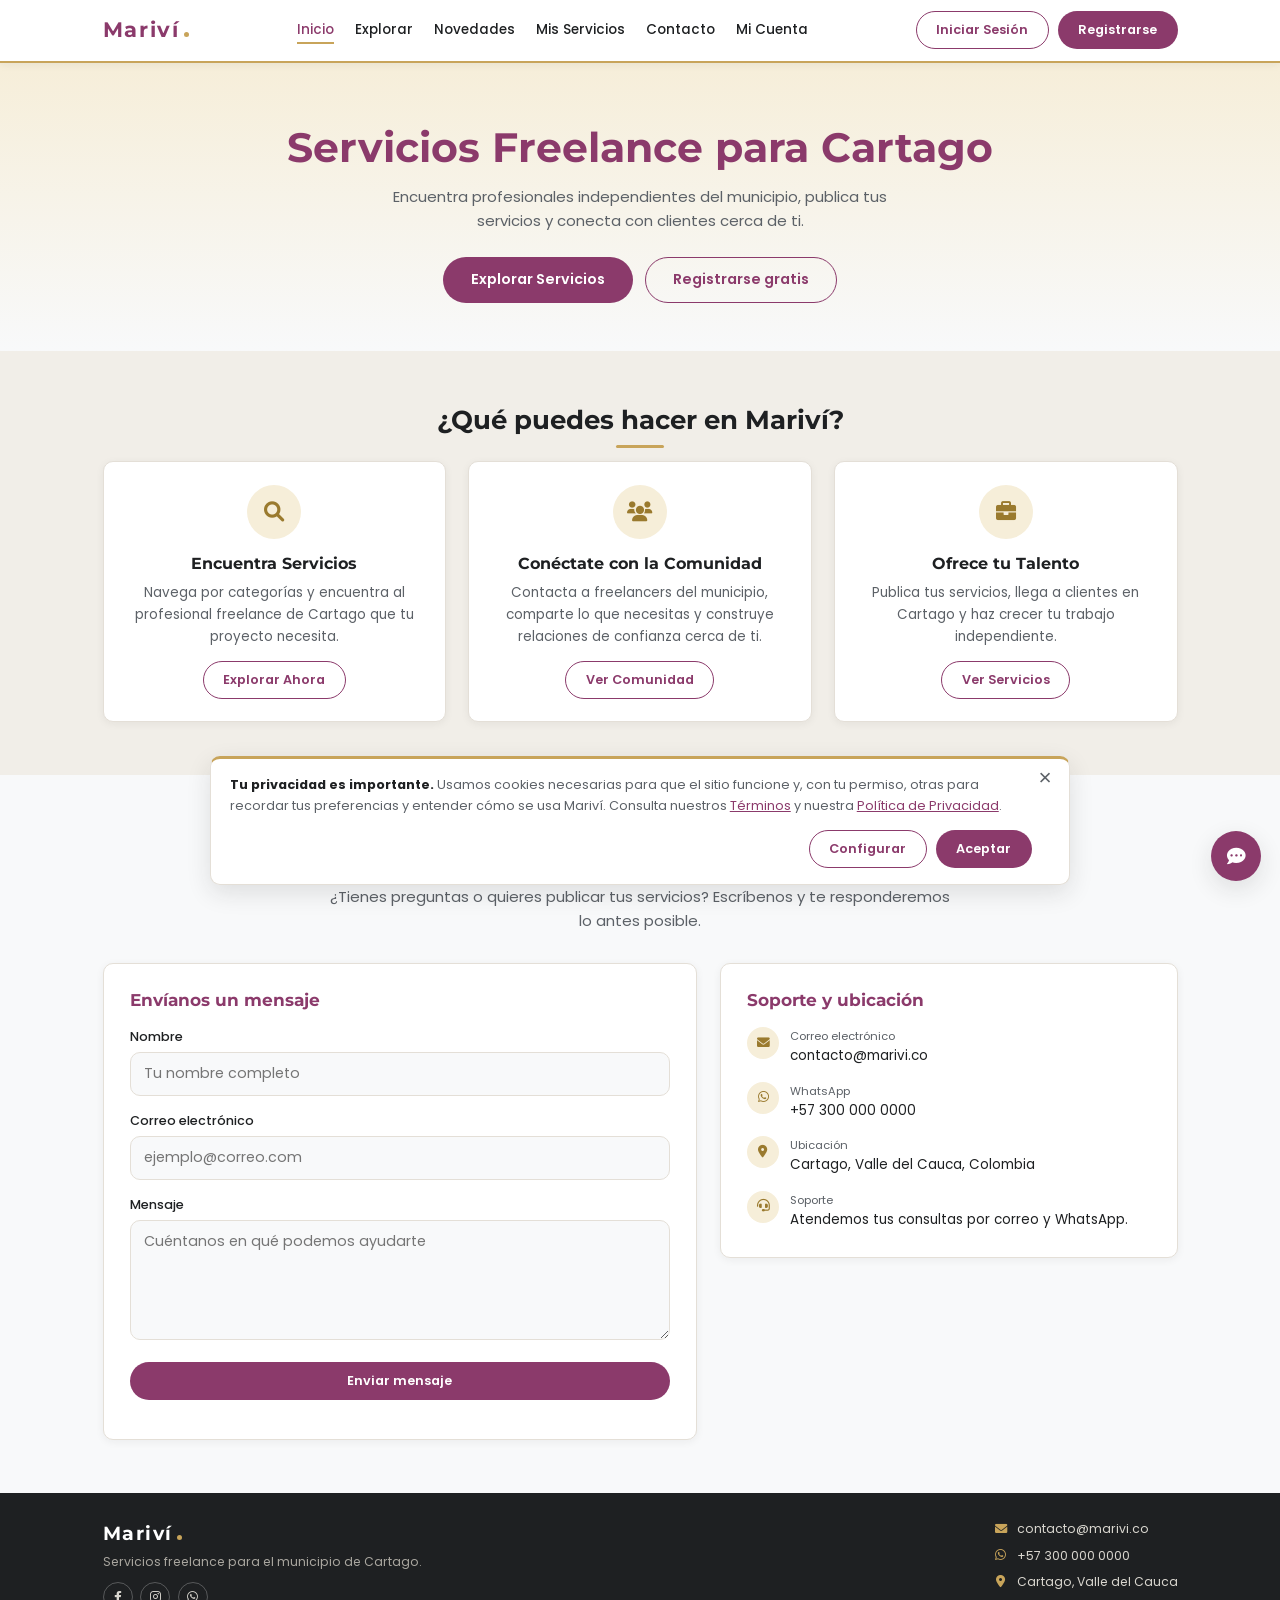
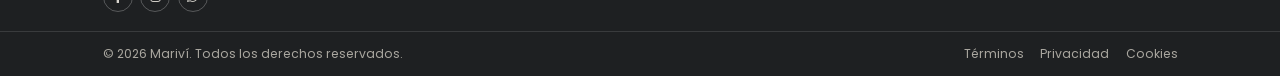
<file: index.html>
<!DOCTYPE html>
<html lang="es">
<head>
    <meta charset="UTF-8">
    <meta name="viewport" content="width=device-width, initial-scale=1.0">
    <title>Mariví - Servicios Freelance en Cartago</title>

    <link href="https://fonts.googleapis.com/css2?family=Montserrat:wght@600;700&family=Poppins:wght@400;500;600&display=swap" rel="stylesheet">
    <link rel="stylesheet" href="https://cdnjs.cloudflare.com/ajax/libs/font-awesome/6.0.0-beta3/css/all.min.css">
    <link rel="stylesheet" href="style.css">
</head>
<body>

    <header class="site-header">
        <div class="container header-inner">
            <a href="index.html" class="brand">Mariví</a>
            <nav class="main-nav">
                <a href="index.html" class="nav-link active" aria-current="page">Inicio</a>
                <a href="explorar.html" class="nav-link">Explorar</a>
                <a href="#novedades" class="nav-link js-open-news">Novedades</a>
                <a href="#servicios" class="nav-link">Mis Servicios</a>
                <a href="#contacto" class="nav-link">Contacto</a>
                <a href="perfil.html" class="nav-link">Mi Cuenta</a>
            </nav>
            <div class="header-actions">
                <a href="iniciar_sesion.html" class="btn btn-outline">Iniciar Sesión</a>
                <a href="registro.html" class="btn btn-primary">Registrarse</a>
            </div>
        </div>
    </header>

    <main>
        <section class="hero">
            <div class="container">
                <h1 class="hero-title">Servicios Freelance para Cartago</h1>
                <p class="hero-subtitle">
                    Encuentra profesionales independientes del municipio, publica tus servicios y conecta con clientes cerca de ti.
                </p>
                <div class="hero-buttons">
                    <a href="explorar.html" class="btn btn-primary btn-lg">Explorar Servicios</a>
                    <a href="registro.html" class="btn btn-outline btn-lg">Registrarse gratis</a>
                </div>
            </div>
        </section>

        <section class="section section-alt" id="servicios">
            <div class="container">
                <h2 class="section-title">¿Qué puedes hacer en Mariví?</h2>
                <div class="services-grid">
                    <div class="card service-card">
                        <div class="icon-container"><i class="fas fa-search"></i></div>
                        <h3>Encuentra Servicios</h3>
                        <p>Navega por categorías y encuentra al profesional freelance de Cartago que tu proyecto necesita.</p>
                        <a href="explorar.html" class="btn btn-outline">Explorar Ahora</a>
                    </div>

                    <div class="card service-card">
                        <div class="icon-container"><i class="fas fa-users"></i></div>
                        <h3>Conéctate con la Comunidad</h3>
                        <p>Contacta a freelancers del municipio, comparte lo que necesitas y construye relaciones de confianza cerca de ti.</p>
                        <a href="#contacto" class="btn btn-outline">Ver Comunidad</a>
                    </div>

                    <div class="card service-card">
                        <div class="icon-container"><i class="fas fa-briefcase"></i></div>
                        <h3>Ofrece tu Talento</h3>
                        <p>Publica tus servicios, llega a clientes en Cartago y haz crecer tu trabajo independiente.</p>
                        <a href="registro.html" class="btn btn-outline">Ver Servicios</a>
                    </div>
                </div>
            </div>
        </section>

        <section class="section" id="contacto">
            <div class="container">
                <h2 class="section-title">Contacto</h2>
                <p class="section-subtitle">¿Tienes preguntas o quieres publicar tus servicios? Escríbenos y te responderemos lo antes posible.</p>

                <div class="contact-grid">
                    <div class="card contact-card">
                        <h3>Envíanos un mensaje</h3>
                        <form id="contact-form" novalidate>
                            <div class="form-group">
                                <label for="contact-name">Nombre</label>
                                <input type="text" id="contact-name" name="nombre" class="form-control" placeholder="Tu nombre completo" required>
                            </div>
                            <div class="form-group">
                                <label for="contact-email">Correo electrónico</label>
                                <input type="email" id="contact-email" name="correo" class="form-control" placeholder="ejemplo@correo.com" required>
                            </div>
                            <div class="form-group">
                                <label for="contact-message">Mensaje</label>
                                <textarea id="contact-message" name="mensaje" class="form-control" placeholder="Cuéntanos en qué podemos ayudarte" required></textarea>
                            </div>
                            <button type="submit" class="btn btn-primary btn-block">Enviar mensaje</button>
                            <p class="form-status" id="contact-status" role="status" aria-live="polite"></p>
                        </form>
                    </div>

                    <div class="card contact-card">
                        <h3>Soporte y ubicación</h3>
                        <ul class="info-list">
                            <li>
                                <i class="fas fa-envelope"></i>
                                <span><small>Correo electrónico</small><a href="mailto:contacto@marivi.co">contacto@marivi.co</a></span>
                            </li>
                            <li>
                                <i class="fab fa-whatsapp"></i>
                                <span><small>WhatsApp</small><a href="https://wa.me/573000000000" target="_blank" rel="noopener">+57 300 000 0000</a></span>
                            </li>
                            <li>
                                <i class="fas fa-map-marker-alt"></i>
                                <span><small>Ubicación</small>Cartago, Valle del Cauca, Colombia</span>
                            </li>
                            <li>
                                <i class="fas fa-headset"></i>
                                <span><small>Soporte</small>Atendemos tus consultas por correo y WhatsApp.</span>
                            </li>
                        </ul>
                    </div>
                </div>
            </div>
        </section>
    </main>

    <footer class="site-footer">
        <div class="container footer-inner">
            <div class="footer-brand">
                <a href="index.html" class="brand">Mariví</a>
                <p>Servicios freelance para el municipio de Cartago.</p>
                <div class="footer-social">
                    <a href="#" aria-label="Facebook"><i class="fab fa-facebook-f"></i></a>
                    <a href="#" aria-label="Instagram"><i class="fab fa-instagram"></i></a>
                    <a href="https://wa.me/573000000000" target="_blank" rel="noopener" aria-label="WhatsApp"><i class="fab fa-whatsapp"></i></a>
                </div>
            </div>
            <ul class="footer-contact">
                <li><i class="fas fa-envelope"></i><a href="mailto:contacto@marivi.co">contacto@marivi.co</a></li>
                <li><i class="fab fa-whatsapp"></i><a href="https://wa.me/573000000000" target="_blank" rel="noopener">+57 300 000 0000</a></li>
                <li><i class="fas fa-map-marker-alt"></i><span>Cartago, Valle del Cauca</span></li>
            </ul>
        </div>
        <div class="footer-bottom">
            <div class="container footer-bottom-inner">
                <span>&copy; 2026 Mariví. Todos los derechos reservados.</span>
                <nav>
                    <a href="#">Términos</a>
                    <a href="#">Privacidad</a>
                    <a href="#" class="js-open-cookies">Cookies</a>
                </nav>
            </div>
        </div>
    </footer>

    <div id="productsNewsPopup" class="popup-container" role="dialog" aria-modal="true" aria-label="Novedades">
        <div class="popup-content">
            <button type="button" class="back-btn js-close-news">&lt; Volver a la página principal</button>
            <button type="button" class="close-btn js-close-news" aria-label="Cerrar">&times;</button>

            <div class="popup-section">
                <h2 class="popup-section-title">Servicios Destacados</h2>
                <div class="products-grid">
                    <article class="card product-card">
                        <div class="card-media"><i class="fas fa-palette"></i></div>
                        <div class="card-body">
                            <h3>Diseño Gráfico</h3>
                            <p>Servicios freelance en Cartago</p>
                        </div>
                    </article>
                    <article class="card product-card">
                        <div class="card-media"><i class="fas fa-camera"></i></div>
                        <div class="card-body">
                            <h3>Fotografía y Video</h3>
                            <p>Servicios freelance en Cartago</p>
                        </div>
                    </article>
                    <article class="card product-card">
                        <div class="card-media"><i class="fas fa-bullhorn"></i></div>
                        <div class="card-body">
                            <h3>Marketing Digital</h3>
                            <p>Servicios freelance en Cartago</p>
                        </div>
                    </article>
                    <article class="card product-card">
                        <div class="card-media"><i class="fas fa-laptop-code"></i></div>
                        <div class="card-body">
                            <h3>Desarrollo Web</h3>
                            <p>Servicios freelance en Cartago</p>
                        </div>
                    </article>
                </div>
            </div>

            <div class="popup-section">
                <h2 class="popup-section-title">Novedades y Anuncios</h2>
                <div class="news-grid">
                    <article class="card news-card">
                        <div class="card-media"><i class="fas fa-newspaper"></i></div>
                        <div class="card-body">
                            <h3>Nuevos servicios disponibles en Mariví</h3>
                            <p>Cada semana se suman freelancers y categorías para atender las necesidades del municipio.</p>
                        </div>
                    </article>
                    <article class="card news-card">
                        <div class="card-media"><i class="fas fa-handshake"></i></div>
                        <div class="card-body">
                            <h3>Cómo contratar a un freelancer en Cartago</h3>
                            <p>Consejos prácticos para definir tu proyecto y elegir al profesional adecuado.</p>
                        </div>
                    </article>
                    <article class="card news-card">
                        <div class="card-media"><i class="fas fa-lightbulb"></i></div>
                        <div class="card-body">
                            <h3>Consejos para ofrecer tu servicio</h3>
                            <p>Aprende a presentar tu trabajo y a destacar frente a otros clientes locales.</p>
                        </div>
                    </article>
                </div>
            </div>
        </div>
    </div>

    <button type="button" id="chatbot-toggle-btn" class="chatbot-toggle" aria-label="Abrir asistente" aria-expanded="false">
        <i class="fas fa-comment-dots"></i>
    </button>

    <div id="chatbot-container">
        <div class="chatbot-header">
            <h4>Asistente Mariví</h4>
            <button type="button" class="close-btn" id="chatbot-close-btn" aria-label="Cerrar asistente">&times;</button>
        </div>
        <div class="chat-messages" id="chat-messages">
            <div class="message bot-message">¡Hola! Soy tu asistente de Mariví. ¿En qué puedo ayudarte?</div>
        </div>
        <div class="chat-input-area">
            <input type="text" id="user-input" placeholder="Escribe tu mensaje..." aria-label="Mensaje">
            <button type="button" id="send-btn" aria-label="Enviar"><i class="fas fa-paper-plane"></i></button>
        </div>
    </div>

    <script src="script.js"></script>
</body>
</html>
</file>
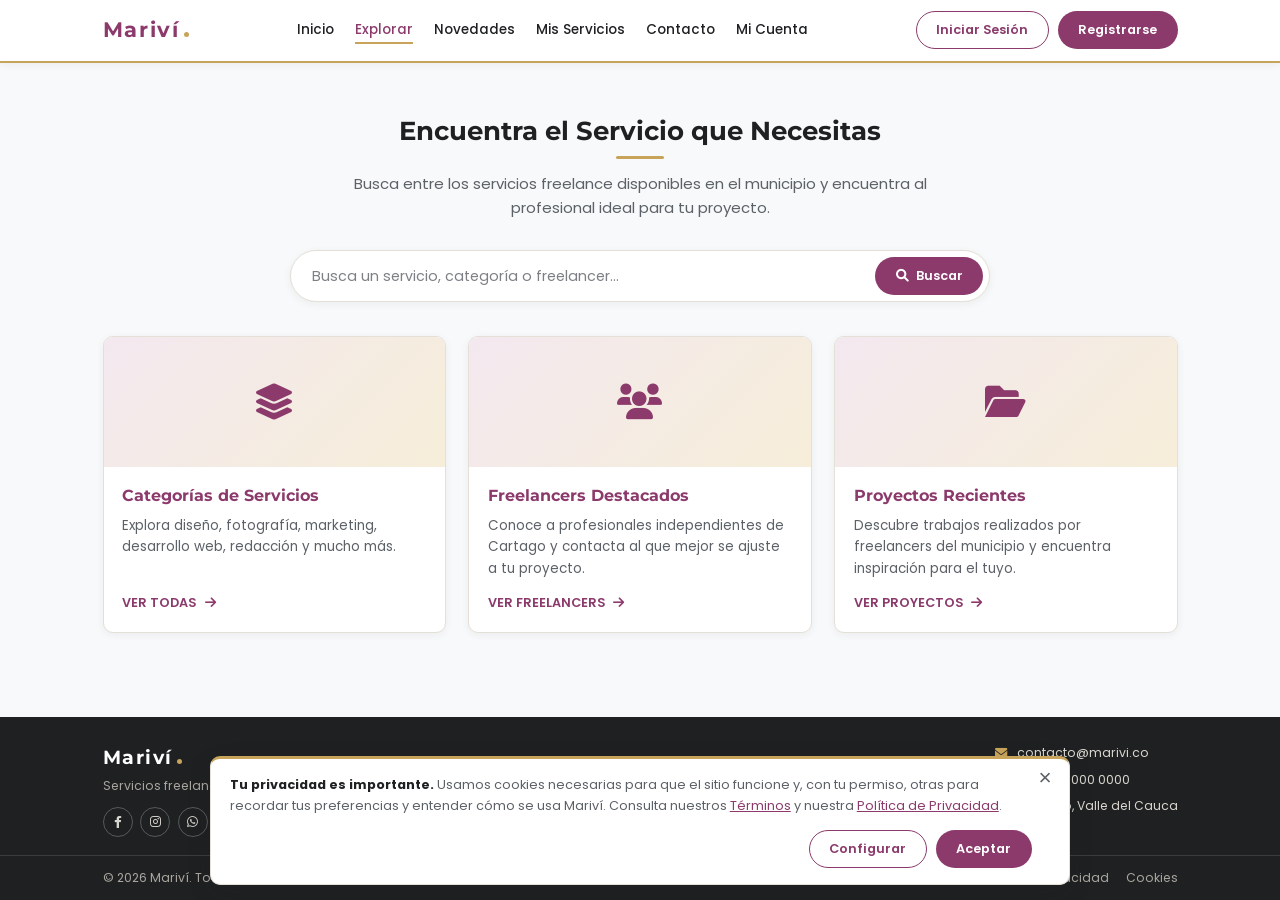
<file: explorar.html>
<!DOCTYPE html>
<html lang="es">
<head>
    <meta charset="UTF-8">
    <meta name="viewport" content="width=device-width, initial-scale=1.0">
    <title>Mariví - Explorar</title>

    <link href="https://fonts.googleapis.com/css2?family=Montserrat:wght@600;700&family=Poppins:wght@400;500;600&display=swap" rel="stylesheet">
    <link rel="stylesheet" href="https://cdnjs.cloudflare.com/ajax/libs/font-awesome/6.0.0-beta3/css/all.min.css">
    <link rel="stylesheet" href="style.css">
</head>
<body>

    <header class="site-header">
        <div class="container header-inner">
            <a href="index.html" class="brand">Mariví</a>
            <nav class="main-nav">
                <a href="index.html" class="nav-link">Inicio</a>
                <a href="explorar.html" class="nav-link active" aria-current="page">Explorar</a>
                <a href="index.html#novedades" class="nav-link">Novedades</a>
                <a href="index.html#servicios" class="nav-link">Mis Servicios</a>
                <a href="index.html#contacto" class="nav-link">Contacto</a>
                <a href="perfil.html" class="nav-link">Mi Cuenta</a>
            </nav>
            <div class="header-actions">
                <a href="iniciar_sesion.html" class="btn btn-outline">Iniciar Sesión</a>
                <a href="registro.html" class="btn btn-primary">Registrarse</a>
            </div>
        </div>
    </header>

    <main>
        <section class="section">
            <div class="container">
                <h1 class="section-title">Encuentra el Servicio que Necesitas</h1>
                <p class="section-subtitle">
                    Busca entre los servicios freelance disponibles en el municipio y encuentra al profesional ideal para tu proyecto.
                </p>

                <div class="search-bar">
                    <input type="text" class="search-input" placeholder="Busca un servicio, categoría o freelancer..." aria-label="Buscar">
                    <button type="button" class="btn btn-primary"><i class="fas fa-search"></i> Buscar</button>
                </div>

                <div class="explore-grid">
                    <article class="card explore-card">
                        <div class="card-media"><i class="fas fa-layer-group"></i></div>
                        <div class="card-body">
                            <h3>Categorías de Servicios</h3>
                            <p>Explora diseño, fotografía, marketing, desarrollo web, redacción y mucho más.</p>
                            <a href="#" class="explore-link">VER TODAS <i class="fas fa-arrow-right"></i></a>
                        </div>
                    </article>

                    <article class="card explore-card">
                        <div class="card-media"><i class="fas fa-users"></i></div>
                        <div class="card-body">
                            <h3>Freelancers Destacados</h3>
                            <p>Conoce a profesionales independientes de Cartago y contacta al que mejor se ajuste a tu proyecto.</p>
                            <a href="perfil.html" class="explore-link">VER FREELANCERS <i class="fas fa-arrow-right"></i></a>
                        </div>
                    </article>

                    <article class="card explore-card">
                        <div class="card-media"><i class="fas fa-folder-open"></i></div>
                        <div class="card-body">
                            <h3>Proyectos Recientes</h3>
                            <p>Descubre trabajos realizados por freelancers del municipio y encuentra inspiración para el tuyo.</p>
                            <a href="#" class="explore-link">VER PROYECTOS <i class="fas fa-arrow-right"></i></a>
                        </div>
                    </article>
                </div>
            </div>
        </section>
    </main>

    <footer class="site-footer">
        <div class="container footer-inner">
            <div class="footer-brand">
                <a href="index.html" class="brand">Mariví</a>
                <p>Servicios freelance para el municipio de Cartago.</p>
                <div class="footer-social">
                    <a href="#" aria-label="Facebook"><i class="fab fa-facebook-f"></i></a>
                    <a href="#" aria-label="Instagram"><i class="fab fa-instagram"></i></a>
                    <a href="https://wa.me/573000000000" target="_blank" rel="noopener" aria-label="WhatsApp"><i class="fab fa-whatsapp"></i></a>
                </div>
            </div>
            <ul class="footer-contact">
                <li><i class="fas fa-envelope"></i><a href="mailto:contacto@marivi.co">contacto@marivi.co</a></li>
                <li><i class="fab fa-whatsapp"></i><a href="https://wa.me/573000000000" target="_blank" rel="noopener">+57 300 000 0000</a></li>
                <li><i class="fas fa-map-marker-alt"></i><span>Cartago, Valle del Cauca</span></li>
            </ul>
        </div>
        <div class="footer-bottom">
            <div class="container footer-bottom-inner">
                <span>&copy; 2026 Mariví. Todos los derechos reservados.</span>
                <nav>
                    <a href="#">Términos</a>
                    <a href="#">Privacidad</a>
                    <a href="#" class="js-open-cookies">Cookies</a>
                </nav>
            </div>
        </div>
    </footer>

    <script src="script.js"></script>
</body>
</html>
</file>
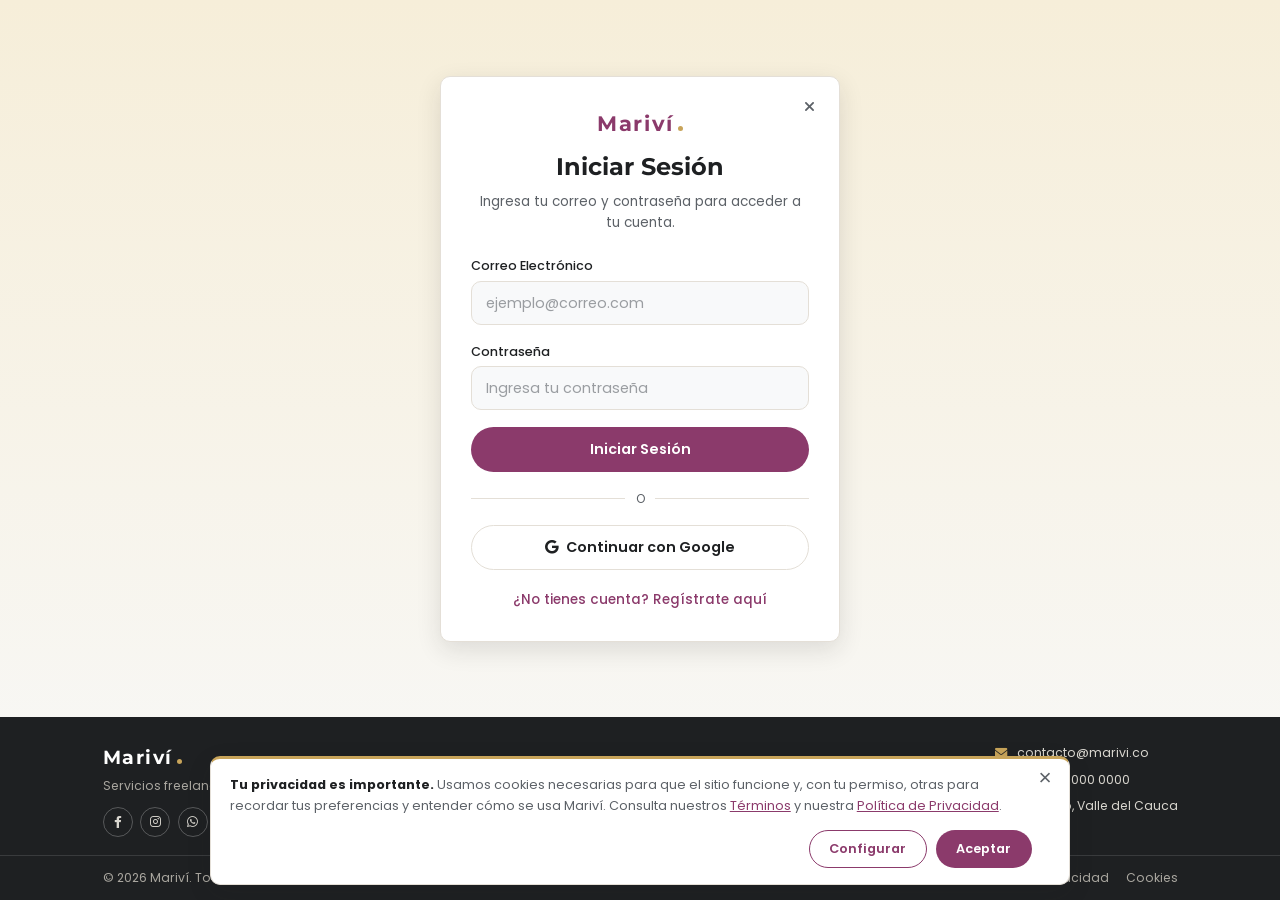
<file: iniciar_sesion.html>
<!DOCTYPE html>
<html lang="es">
<head>
    <meta charset="UTF-8">
    <meta name="viewport" content="width=device-width, initial-scale=1.0">
    <title>Mariví - Iniciar Sesión</title>

    <link href="https://fonts.googleapis.com/css2?family=Montserrat:wght@600;700&family=Poppins:wght@400;500;600&display=swap" rel="stylesheet">
    <link rel="stylesheet" href="https://cdnjs.cloudflare.com/ajax/libs/font-awesome/6.0.0-beta3/css/all.min.css">
    <link rel="stylesheet" href="style.css">
</head>
<body class="auth-page">

    <main class="auth-main">
        <div class="auth-card">
            <a href="index.html" class="auth-close" aria-label="Cerrar">
                <i class="fas fa-times"></i>
            </a>

            <a href="index.html" class="brand">Mariví</a>
            <h1 class="auth-title">Iniciar Sesión</h1>
            <p class="auth-subtitle">Ingresa tu correo y contraseña para acceder a tu cuenta.</p>

            <form action="iniciar_sesion.php" method="POST">
                <div class="input-group">
                    <label for="email">Correo Electrónico</label>
                    <input type="email" id="email" name="email" class="auth-input" placeholder="ejemplo@correo.com" required>
                </div>

                <div class="input-group">
                    <label for="password">Contraseña</label>
                    <input type="password" id="password" name="password" class="auth-input" placeholder="Ingresa tu contraseña" required>
                </div>

                <button type="submit" class="btn btn-primary btn-lg btn-block">Iniciar Sesión</button>
            </form>

            <p class="auth-divider">O</p>

            <button type="button" class="btn btn-google btn-lg">
                <i class="fab fa-google"></i> Continuar con Google
            </button>

            <a href="registro.html" class="auth-link">¿No tienes cuenta? Regístrate aquí</a>
        </div>
    </main>

    <footer class="site-footer">
        <div class="container footer-inner">
            <div class="footer-brand">
                <a href="index.html" class="brand">Mariví</a>
                <p>Servicios freelance para el municipio de Cartago.</p>
                <div class="footer-social">
                    <a href="#" aria-label="Facebook"><i class="fab fa-facebook-f"></i></a>
                    <a href="#" aria-label="Instagram"><i class="fab fa-instagram"></i></a>
                    <a href="https://wa.me/573000000000" target="_blank" rel="noopener" aria-label="WhatsApp"><i class="fab fa-whatsapp"></i></a>
                </div>
            </div>
            <ul class="footer-contact">
                <li><i class="fas fa-envelope"></i><a href="mailto:contacto@marivi.co">contacto@marivi.co</a></li>
                <li><i class="fab fa-whatsapp"></i><a href="https://wa.me/573000000000" target="_blank" rel="noopener">+57 300 000 0000</a></li>
                <li><i class="fas fa-map-marker-alt"></i><span>Cartago, Valle del Cauca</span></li>
            </ul>
        </div>
        <div class="footer-bottom">
            <div class="container footer-bottom-inner">
                <span>&copy; 2026 Mariví. Todos los derechos reservados.</span>
                <nav>
                    <a href="#">Términos</a>
                    <a href="#">Privacidad</a>
                    <a href="#" class="js-open-cookies">Cookies</a>
                </nav>
            </div>
        </div>
    </footer>

    <script src="script.js"></script>
</body>
</html>
</file>
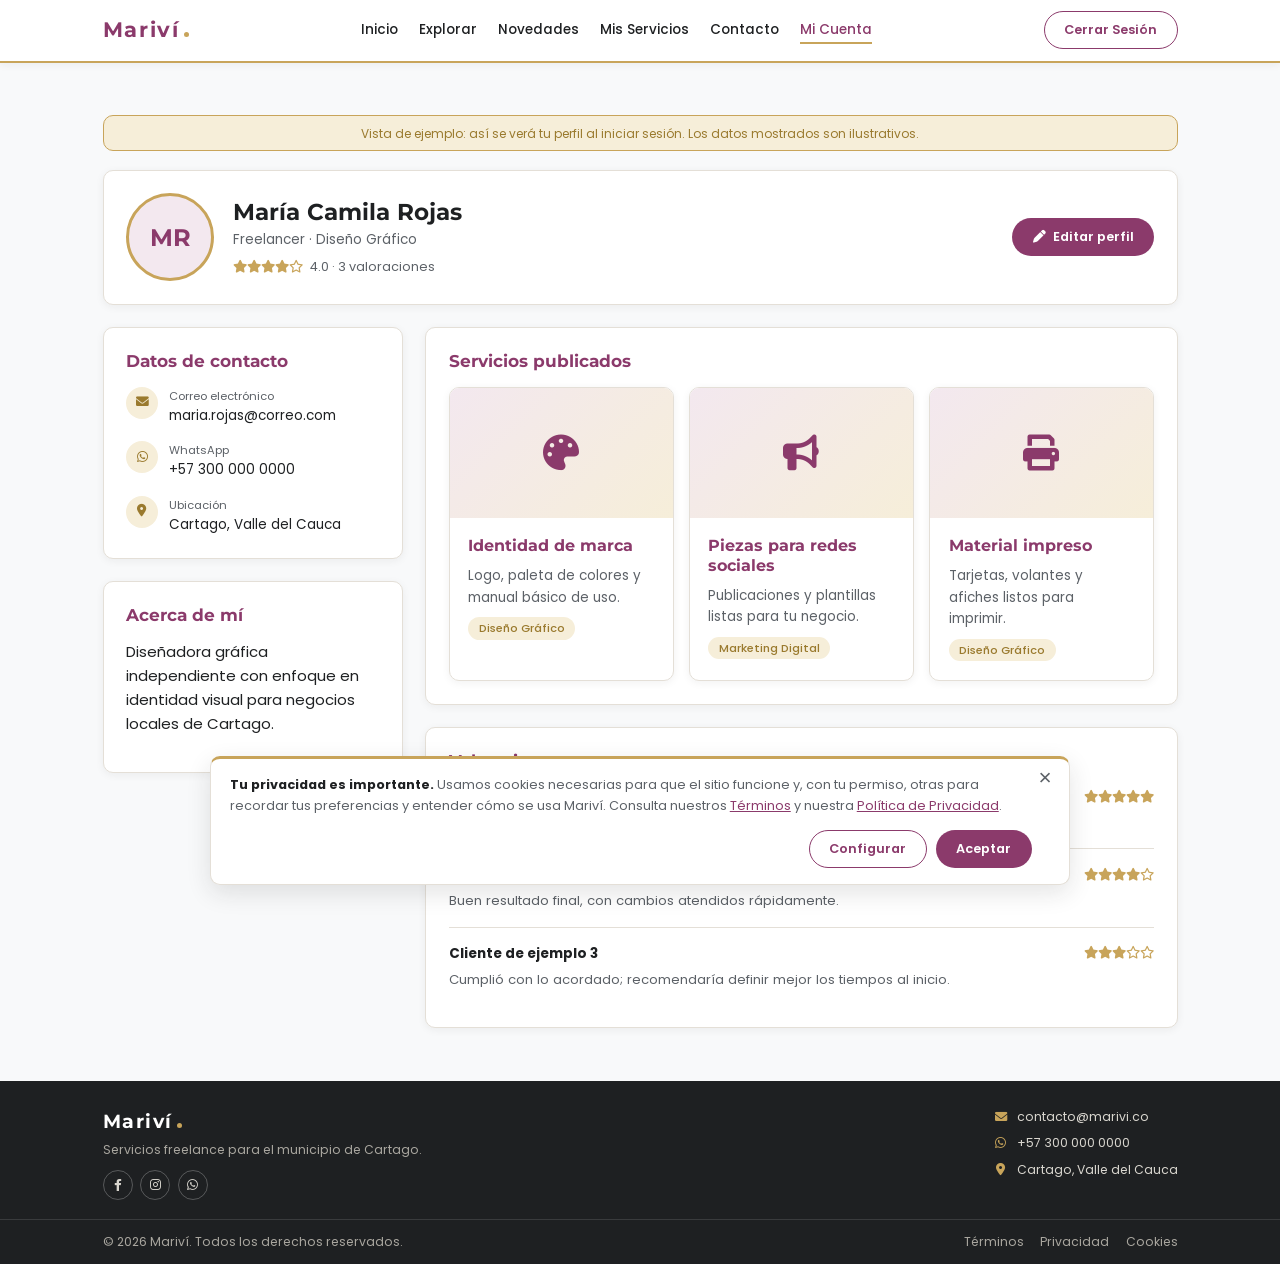
<file: perfil.html>
<!DOCTYPE html>
<html lang="es">
<head>
    <meta charset="UTF-8">
    <meta name="viewport" content="width=device-width, initial-scale=1.0">
    <title>Mariví - Mi Cuenta</title>

    <link href="https://fonts.googleapis.com/css2?family=Montserrat:wght@600;700&family=Poppins:wght@400;500;600&display=swap" rel="stylesheet">
    <link rel="stylesheet" href="https://cdnjs.cloudflare.com/ajax/libs/font-awesome/6.0.0-beta3/css/all.min.css">
    <link rel="stylesheet" href="style.css">
</head>
<body>

    <header class="site-header">
        <div class="container header-inner">
            <a href="index.html" class="brand">Mariví</a>
            <nav class="main-nav">
                <a href="index.html" class="nav-link">Inicio</a>
                <a href="explorar.html" class="nav-link">Explorar</a>
                <a href="index.html#novedades" class="nav-link">Novedades</a>
                <a href="index.html#servicios" class="nav-link">Mis Servicios</a>
                <a href="index.html#contacto" class="nav-link">Contacto</a>
                <a href="perfil.html" class="nav-link active" aria-current="page">Mi Cuenta</a>
            </nav>
            <div class="header-actions">
                <a href="index.html" class="btn btn-outline">Cerrar Sesión</a>
            </div>
        </div>
    </header>

    <main>
        <section class="section">
            <div class="container">
                <p class="demo-note">Vista de ejemplo: así se verá tu perfil al iniciar sesión. Los datos mostrados son ilustrativos.</p>

                <div class="card profile-head">
                    <div class="avatar" aria-label="Foto de perfil">MR</div>
                    <div class="profile-meta">
                        <h1 data-editable>María Camila Rojas</h1>
                        <p class="profile-role" data-editable>Freelancer · Diseño Gráfico</p>
                        <div class="rating-summary">
                            <span class="stars">
                                <i class="fas fa-star"></i><i class="fas fa-star"></i><i class="fas fa-star"></i><i class="fas fa-star"></i><i class="far fa-star"></i>
                            </span>
                            <span>4.0 · 3 valoraciones</span>
                        </div>
                    </div>
                    <button type="button" id="edit-profile-btn" class="btn btn-primary"><i class="fas fa-pen"></i> <span>Editar perfil</span></button>
                </div>

                <div class="profile-grid">
                    <aside class="profile-side">
                        <div class="card profile-block">
                            <h2>Datos de contacto</h2>
                            <ul class="info-list">
                                <li><i class="fas fa-envelope"></i><span><small>Correo electrónico</small><span data-editable>maria.rojas@correo.com</span></span></li>
                                <li><i class="fab fa-whatsapp"></i><span><small>WhatsApp</small><span data-editable>+57 300 000 0000</span></span></li>
                                <li><i class="fas fa-map-marker-alt"></i><span><small>Ubicación</small><span data-editable>Cartago, Valle del Cauca</span></span></li>
                            </ul>
                        </div>
                        <div class="card profile-block">
                            <h2>Acerca de mí</h2>
                            <p data-editable>Diseñadora gráfica independiente con enfoque en identidad visual para negocios locales de Cartago.</p>
                        </div>
                    </aside>

                    <div class="profile-main">
                        <div class="card profile-block">
                            <h2>Servicios publicados</h2>
                            <div class="profile-services">
                                <article class="card">
                                    <div class="card-media"><i class="fas fa-palette"></i></div>
                                    <div class="card-body">
                                        <h3>Identidad de marca</h3>
                                        <p>Logo, paleta de colores y manual básico de uso.</p>
                                        <span class="tag">Diseño Gráfico</span>
                                    </div>
                                </article>
                                <article class="card">
                                    <div class="card-media"><i class="fas fa-bullhorn"></i></div>
                                    <div class="card-body">
                                        <h3>Piezas para redes sociales</h3>
                                        <p>Publicaciones y plantillas listas para tu negocio.</p>
                                        <span class="tag">Marketing Digital</span>
                                    </div>
                                </article>
                                <article class="card">
                                    <div class="card-media"><i class="fas fa-print"></i></div>
                                    <div class="card-body">
                                        <h3>Material impreso</h3>
                                        <p>Tarjetas, volantes y afiches listos para imprimir.</p>
                                        <span class="tag">Diseño Gráfico</span>
                                    </div>
                                </article>
                            </div>
                        </div>

                        <div class="card profile-block">
                            <h2>Valoraciones</h2>
                            <div class="review">
                                <div class="review-head">
                                    <strong>Cliente de ejemplo 1</strong>
                                    <span class="stars"><i class="fas fa-star"></i><i class="fas fa-star"></i><i class="fas fa-star"></i><i class="fas fa-star"></i><i class="fas fa-star"></i></span>
                                </div>
                                <p>Entrega puntual y muy buena comunicación durante todo el proyecto.</p>
                            </div>
                            <div class="review">
                                <div class="review-head">
                                    <strong>Cliente de ejemplo 2</strong>
                                    <span class="stars"><i class="fas fa-star"></i><i class="fas fa-star"></i><i class="fas fa-star"></i><i class="fas fa-star"></i><i class="far fa-star"></i></span>
                                </div>
                                <p>Buen resultado final, con cambios atendidos rápidamente.</p>
                            </div>
                            <div class="review">
                                <div class="review-head">
                                    <strong>Cliente de ejemplo 3</strong>
                                    <span class="stars"><i class="fas fa-star"></i><i class="fas fa-star"></i><i class="fas fa-star"></i><i class="far fa-star"></i><i class="far fa-star"></i></span>
                                </div>
                                <p>Cumplió con lo acordado; recomendaría definir mejor los tiempos al inicio.</p>
                            </div>
                        </div>
                    </div>
                </div>
            </div>
        </section>
    </main>

    <footer class="site-footer">
        <div class="container footer-inner">
            <div class="footer-brand">
                <a href="index.html" class="brand">Mariví</a>
                <p>Servicios freelance para el municipio de Cartago.</p>
                <div class="footer-social">
                    <a href="#" aria-label="Facebook"><i class="fab fa-facebook-f"></i></a>
                    <a href="#" aria-label="Instagram"><i class="fab fa-instagram"></i></a>
                    <a href="https://wa.me/573000000000" target="_blank" rel="noopener" aria-label="WhatsApp"><i class="fab fa-whatsapp"></i></a>
                </div>
            </div>
            <ul class="footer-contact">
                <li><i class="fas fa-envelope"></i><a href="mailto:contacto@marivi.co">contacto@marivi.co</a></li>
                <li><i class="fab fa-whatsapp"></i><a href="https://wa.me/573000000000" target="_blank" rel="noopener">+57 300 000 0000</a></li>
                <li><i class="fas fa-map-marker-alt"></i><span>Cartago, Valle del Cauca</span></li>
            </ul>
        </div>
        <div class="footer-bottom">
            <div class="container footer-bottom-inner">
                <span>&copy; 2026 Mariví. Todos los derechos reservados.</span>
                <nav>
                    <a href="#">Términos</a>
                    <a href="#">Privacidad</a>
                    <a href="#" class="js-open-cookies">Cookies</a>
                </nav>
            </div>
        </div>
    </footer>

    <script src="script.js"></script>
</body>
</html>
</file>
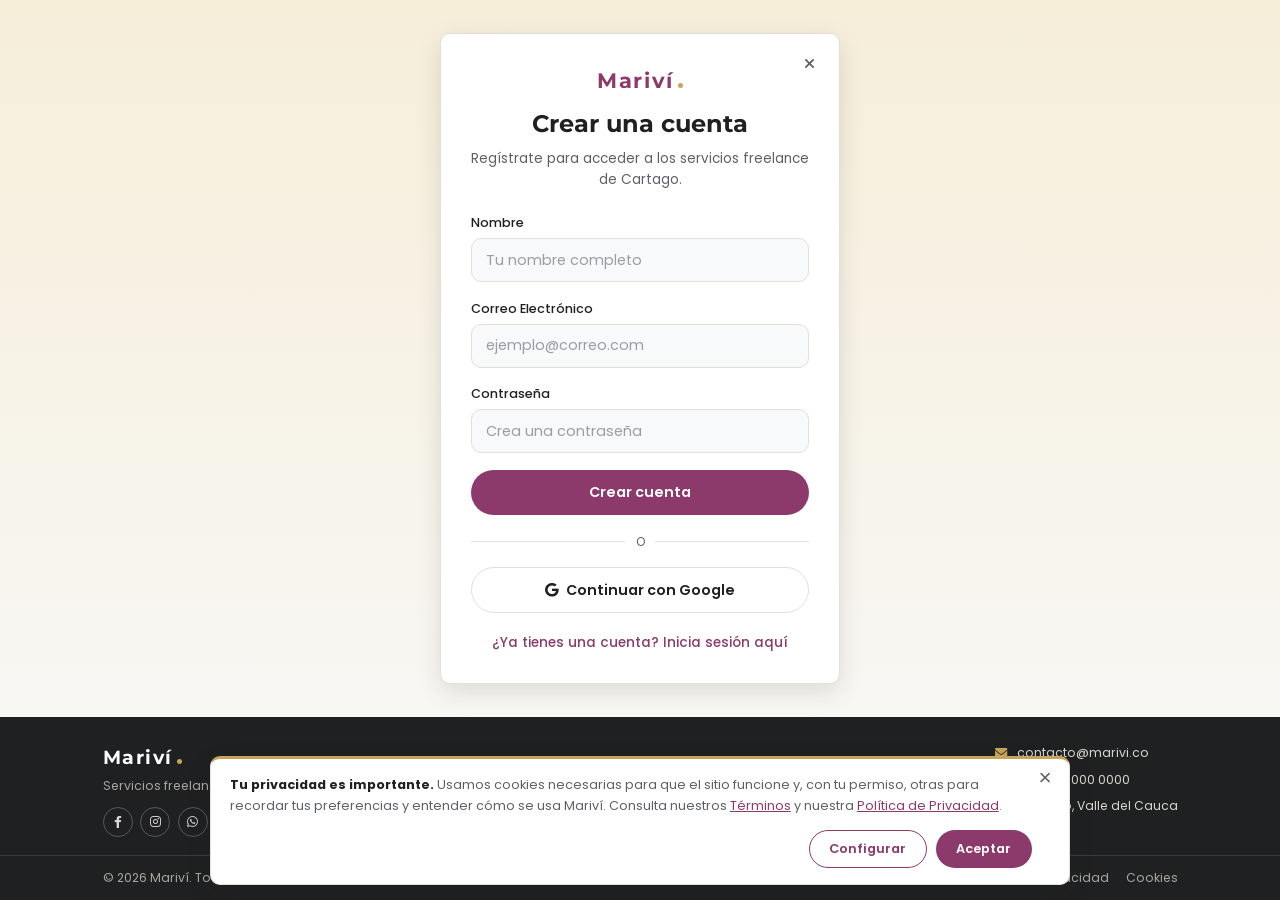
<file: registro.html>
<!DOCTYPE html>
<html lang="es">
<head>
    <meta charset="UTF-8">
    <meta name="viewport" content="width=device-width, initial-scale=1.0">
    <title>Mariví - Crear Cuenta</title>

    <link href="https://fonts.googleapis.com/css2?family=Montserrat:wght@600;700&family=Poppins:wght@400;500;600&display=swap" rel="stylesheet">
    <link rel="stylesheet" href="https://cdnjs.cloudflare.com/ajax/libs/font-awesome/6.0.0-beta3/css/all.min.css">
    <link rel="stylesheet" href="style.css">
</head>
<body class="auth-page">

    <main class="auth-main">
        <div class="auth-card">
            <a href="index.html" class="auth-close" aria-label="Cerrar">
                <i class="fas fa-times"></i>
            </a>

            <a href="index.html" class="brand">Mariví</a>
            <h1 class="auth-title">Crear una cuenta</h1>
            <p class="auth-subtitle">Regístrate para acceder a los servicios freelance de Cartago.</p>

            <form action="registro_usuario.php" method="POST">
                <div class="input-group">
                    <label for="name">Nombre</label>
                    <input type="text" id="name" name="name" class="auth-input" placeholder="Tu nombre completo" required>
                </div>

                <div class="input-group">
                    <label for="email">Correo Electrónico</label>
                    <input type="email" id="email" name="email" class="auth-input" placeholder="ejemplo@correo.com" required>
                </div>

                <div class="input-group">
                    <label for="password">Contraseña</label>
                    <input type="password" id="password" name="password" class="auth-input" placeholder="Crea una contraseña" required>
                </div>

                <button type="submit" class="btn btn-primary btn-lg btn-block">Crear cuenta</button>
            </form>

            <p class="auth-divider">O</p>

            <button type="button" class="btn btn-google btn-lg">
                <i class="fab fa-google"></i> Continuar con Google
            </button>

            <a href="iniciar_sesion.html" class="auth-link">¿Ya tienes una cuenta? Inicia sesión aquí</a>
        </div>
    </main>

    <footer class="site-footer">
        <div class="container footer-inner">
            <div class="footer-brand">
                <a href="index.html" class="brand">Mariví</a>
                <p>Servicios freelance para el municipio de Cartago.</p>
                <div class="footer-social">
                    <a href="#" aria-label="Facebook"><i class="fab fa-facebook-f"></i></a>
                    <a href="#" aria-label="Instagram"><i class="fab fa-instagram"></i></a>
                    <a href="https://wa.me/573000000000" target="_blank" rel="noopener" aria-label="WhatsApp"><i class="fab fa-whatsapp"></i></a>
                </div>
            </div>
            <ul class="footer-contact">
                <li><i class="fas fa-envelope"></i><a href="mailto:contacto@marivi.co">contacto@marivi.co</a></li>
                <li><i class="fab fa-whatsapp"></i><a href="https://wa.me/573000000000" target="_blank" rel="noopener">+57 300 000 0000</a></li>
                <li><i class="fas fa-map-marker-alt"></i><span>Cartago, Valle del Cauca</span></li>
            </ul>
        </div>
        <div class="footer-bottom">
            <div class="container footer-bottom-inner">
                <span>&copy; 2026 Mariví. Todos los derechos reservados.</span>
                <nav>
                    <a href="#">Términos</a>
                    <a href="#">Privacidad</a>
                    <a href="#" class="js-open-cookies">Cookies</a>
                </nav>
            </div>
        </div>
    </footer>

    <script src="script.js"></script>
</body>
</html>
</file>
<file: style.css>
/* ===== Mariví · Hoja de estilos unificada ===== */
:root {
    --primary: #8B3A6B;
    --primary-dark: #6F2D54;
    --primary-soft: #F3E8EF;
    --gold: #C8A45A;
    --gold-dark: #9A7A2E;
    --gold-soft: #F6EED9;
    --bg: #F8F9FA;
    --bg-alt: #F1EEE8;
    --surface: #FFFFFF;
    --text: #1E2022;
    --muted: #5C6167;
    --border: #E4DFD7;
    --radius: 10px;
    --shadow-sm: 0 2px 8px rgba(30, 32, 34, 0.06);
    --shadow-md: 0 8px 24px rgba(30, 32, 34, 0.12);
}

*, *::before, *::after { box-sizing: border-box; }
html { font-size: 15px; scroll-behavior: smooth; }
[id] { scroll-margin-top: 6rem; }

body {
    display: flex;
    flex-direction: column;
    min-height: 100vh;
    margin: 0;
    background: var(--bg);
    color: var(--text);
    font-family: 'Poppins', sans-serif;
    font-size: 1rem;
    line-height: 1.6;
    overflow-x: hidden;
    -webkit-font-smoothing: antialiased;
}
main { flex: 1; }

h1, h2, h3, h4 {
    font-family: 'Montserrat', sans-serif;
    line-height: 1.25;
    margin: 0 0 0.6rem;
    color: var(--text);
}
p { margin: 0 0 0.9rem; }
a { color: inherit; }
ul { list-style: none; margin: 0; padding: 0; }
:focus-visible { outline: 3px solid var(--gold); outline-offset: 2px; }

::-webkit-scrollbar { width: 10px; }
::-webkit-scrollbar-track { background: var(--bg-alt); }
::-webkit-scrollbar-thumb { background: #B9B2A6; border-radius: 10px; }
::-webkit-scrollbar-thumb:hover { background: #9C9588; }

.container { width: 100%; max-width: 1120px; margin: 0 auto; padding: 0 1.5rem; }
.section { padding: 3.5rem 0; }
.section-alt { background: var(--bg-alt); }

.section-title { font-size: 1.7rem; text-align: center; margin-bottom: 0.9rem; }
.section-title::after {
    content: "";
    display: block;
    width: 48px;
    height: 3px;
    margin: 0.6rem auto 0;
    background: var(--gold);
    border-radius: 2px;
}
.section-subtitle {
    max-width: 620px;
    margin: 0 auto 2rem;
    text-align: center;
    color: var(--muted);
}

/* ===== Botones ===== */
.btn {
    display: inline-flex;
    align-items: center;
    justify-content: center;
    gap: 0.45rem;
    padding: 0.6rem 1.3rem;
    border: 1.5px solid transparent;
    border-radius: 999px;
    font: 600 0.85rem 'Poppins', sans-serif;
    text-decoration: none;
    white-space: nowrap;
    cursor: pointer;
    transition: background 0.2s, color 0.2s, transform 0.2s, box-shadow 0.2s;
}
.btn-primary { background: var(--primary); color: #fff; }
.btn-primary:hover { background: var(--primary-dark); transform: translateY(-2px); box-shadow: var(--shadow-sm); }
.btn-outline { background: transparent; color: var(--primary); border-color: var(--primary); }
.btn-outline:hover { background: var(--primary-soft); }
.btn-lg { padding: 0.75rem 1.8rem; font-size: 0.95rem; }
.btn-block { width: 100%; }

/* ===== Header ===== */
.site-header {
    position: sticky;
    top: 0;
    z-index: 1000;
    background: var(--surface);
    border-bottom: 2px solid var(--gold);
    box-shadow: var(--shadow-sm);
}
.header-inner {
    display: flex;
    align-items: center;
    justify-content: space-between;
    flex-wrap: wrap;
    gap: 0.6rem 1.25rem;
    padding-top: 0.75rem;
    padding-bottom: 0.75rem;
}
.brand {
    flex-shrink: 0;
    font-family: 'Montserrat', sans-serif;
    font-weight: 700;
    font-size: 1.4rem;
    letter-spacing: 0.08em;
    color: var(--primary);
    text-decoration: none;
}
.brand::after {
    content: "";
    display: inline-block;
    width: 5px;
    height: 5px;
    margin-left: 4px;
    border-radius: 50%;
    background: var(--gold);
}
.main-nav {
    flex: 1;
    display: flex;
    justify-content: center;
    flex-wrap: wrap;
    gap: 0.4rem 1.4rem;
}
.nav-link {
    position: relative;
    padding: 0.2rem 0;
    font-size: 0.9rem;
    font-weight: 500;
    color: var(--text);
    text-decoration: none;
    transition: color 0.2s;
}
.nav-link::after {
    content: "";
    position: absolute;
    left: 0;
    bottom: 0;
    width: 0;
    height: 2px;
    background: var(--gold);
    transition: width 0.25s;
}
.nav-link:hover, .nav-link.active { color: var(--primary); }
.nav-link:hover::after, .nav-link.active::after { width: 100%; }
.header-actions { display: flex; gap: 0.6rem; flex-shrink: 0; }

/* ===== Hero ===== */
.hero {
    padding: 4rem 0 3.25rem;
    text-align: center;
    background: linear-gradient(180deg, var(--gold-soft) 0%, var(--bg) 100%);
}
.hero-title {
    font-size: clamp(1.9rem, 4vw, 2.7rem);
    color: var(--primary);
    margin-bottom: 0.8rem;
}
.hero-subtitle { max-width: 560px; margin: 0 auto 1.6rem; color: var(--muted); }
.hero-buttons { display: flex; flex-wrap: wrap; justify-content: center; gap: 0.8rem; }

/* ===== Tarjetas ===== */
.card {
    background: var(--surface);
    border: 1px solid var(--border);
    border-radius: var(--radius);
    box-shadow: var(--shadow-sm);
    overflow: hidden;
    transition: transform 0.25s, box-shadow 0.25s;
}
.card:hover { transform: translateY(-3px); box-shadow: var(--shadow-md); }
.card-media {
    height: 130px;
    display: flex;
    align-items: center;
    justify-content: center;
    font-size: 2.4rem;
    color: var(--primary);
    background: linear-gradient(135deg, var(--primary-soft), var(--gold-soft));
}
.card-body { padding: 1.25rem; }
.card-body h3 { font-size: 1.05rem; color: var(--primary); }
.card-body p { margin: 0; font-size: 0.9rem; color: var(--muted); }

.services-grid, .explore-grid, .products-grid, .news-grid { display: grid; gap: 1.5rem; }
.services-grid { grid-template-columns: repeat(auto-fit, minmax(240px, 1fr)); }
.explore-grid { grid-template-columns: repeat(auto-fit, minmax(260px, 1fr)); }
.products-grid { grid-template-columns: repeat(auto-fit, minmax(200px, 1fr)); }
.news-grid { grid-template-columns: repeat(auto-fit, minmax(240px, 1fr)); }

.service-card {
    display: flex;
    flex-direction: column;
    align-items: center;
    padding: 1.5rem;
    text-align: center;
}
.service-card h3 { font-size: 1.05rem; }
.service-card p { flex-grow: 1; font-size: 0.9rem; color: var(--muted); }
.icon-container {
    width: 54px;
    height: 54px;
    display: flex;
    align-items: center;
    justify-content: center;
    margin-bottom: 1rem;
    border-radius: 50%;
    background: var(--gold-soft);
    color: var(--gold-dark);
    font-size: 1.35rem;
}

.explore-card { display: flex; flex-direction: column; }
.explore-card .card-body { display: flex; flex-direction: column; flex-grow: 1; }
.explore-card .card-body p { flex-grow: 1; }
.explore-link {
    display: inline-block;
    margin-top: 0.9rem;
    font-size: 0.85rem;
    font-weight: 600;
    color: var(--primary);
    text-decoration: none;
    transition: color 0.2s;
}
.explore-link:hover { color: var(--gold-dark); }
.explore-link i { margin-left: 0.35rem; }

/* ===== Búsqueda ===== */
.search-bar {
    display: flex;
    align-items: center;
    gap: 0.6rem;
    max-width: 700px;
    margin: 0 auto 2.25rem;
    padding: 0.4rem 0.4rem 0.4rem 1.25rem;
    background: var(--surface);
    border: 1px solid var(--border);
    border-radius: 999px;
    box-shadow: var(--shadow-sm);
}
.search-input {
    flex: 1;
    min-width: 0;
    border: none;
    background: transparent;
    color: var(--text);
    font: 0.95rem 'Poppins', sans-serif;
}
.search-input:focus { outline: none; }
.search-input::placeholder { color: var(--muted); opacity: 0.8; }
.search-bar:focus-within { border-color: var(--primary); box-shadow: 0 0 0 3px var(--primary-soft); }

/* ===== Contacto ===== */
.contact-grid {
    display: grid;
    grid-template-columns: 1.3fr 1fr;
    gap: 1.5rem;
    align-items: start;
}
.contact-card { padding: 1.75rem; }
.contact-card h3 { font-size: 1.1rem; color: var(--primary); margin-bottom: 1.1rem; }
.form-group { margin-bottom: 1rem; }
.form-group label { display: block; margin-bottom: 0.3rem; font-size: 0.85rem; font-weight: 500; }
.form-control {
    width: 100%;
    padding: 0.7rem 0.9rem;
    border: 1px solid var(--border);
    border-radius: var(--radius);
    background: var(--bg);
    color: var(--text);
    font: 0.95rem 'Poppins', sans-serif;
    transition: border-color 0.2s, box-shadow 0.2s;
}
.form-control:focus {
    outline: none;
    border-color: var(--primary);
    background: #fff;
    box-shadow: 0 0 0 3px var(--primary-soft);
}
textarea.form-control { min-height: 120px; resize: vertical; }
.form-status { margin: 0.9rem 0 0; font-size: 0.85rem; color: var(--gold-dark); }
.info-list li { display: flex; align-items: flex-start; gap: 0.75rem; margin-bottom: 1rem; font-size: 0.9rem; }
.info-list li:last-child { margin-bottom: 0; }
.info-list i {
    flex-shrink: 0;
    width: 32px;
    height: 32px;
    display: flex;
    align-items: center;
    justify-content: center;
    border-radius: 50%;
    background: var(--gold-soft);
    color: var(--gold-dark);
    font-size: 0.85rem;
}
.info-list small { display: block; color: var(--muted); font-size: 0.75rem; }
.info-list a { text-decoration: none; color: var(--text); }
.info-list a:hover { color: var(--primary); }

/* ===== Perfil ===== */
.demo-note {
    margin-bottom: 1.25rem;
    padding: 0.5rem 1rem;
    background: var(--gold-soft);
    border: 1px solid var(--gold);
    border-radius: var(--radius);
    color: var(--gold-dark);
    font-size: 0.8rem;
    text-align: center;
}
.profile-head {
    display: flex;
    align-items: center;
    flex-wrap: wrap;
    gap: 1.25rem;
    padding: 1.5rem;
    margin-bottom: 1.5rem;
}
.avatar {
    flex-shrink: 0;
    width: 88px;
    height: 88px;
    display: flex;
    align-items: center;
    justify-content: center;
    border: 3px solid var(--gold);
    border-radius: 50%;
    background: var(--primary-soft);
    color: var(--primary);
    font: 700 1.6rem 'Montserrat', sans-serif;
}
.profile-meta { flex: 1; min-width: 220px; }
.profile-meta h1 { font-size: 1.5rem; margin-bottom: 0.2rem; }
.profile-role { margin: 0 0 0.4rem; color: var(--muted); font-size: 0.9rem; }
.stars { color: var(--gold); font-size: 0.85rem; white-space: nowrap; }
.rating-summary { display: flex; align-items: center; gap: 0.5rem; font-size: 0.85rem; color: var(--muted); }
.profile-grid { display: grid; grid-template-columns: 300px 1fr; gap: 1.5rem; align-items: start; }
.profile-side { display: grid; gap: 1.5rem; }
.profile-main { display: grid; gap: 1.5rem; }
.profile-block { padding: 1.5rem; }
.profile-block h2 { font-size: 1.1rem; color: var(--primary); margin-bottom: 1rem; }
.profile-services { display: grid; grid-template-columns: repeat(auto-fit, minmax(200px, 1fr)); gap: 1rem; }
.tag {
    display: inline-block;
    margin-top: 0.6rem;
    padding: 0.15rem 0.7rem;
    border-radius: 999px;
    background: var(--gold-soft);
    color: var(--gold-dark);
    font-size: 0.75rem;
    font-weight: 500;
}
.review { padding: 1rem 0; border-top: 1px solid var(--border); }
.review:first-of-type { border-top: none; padding-top: 0; }
.review-head { display: flex; justify-content: space-between; align-items: center; gap: 0.5rem; margin-bottom: 0.3rem; }
.review-head strong { font-size: 0.9rem; }
.review p { margin: 0; font-size: 0.88rem; color: var(--muted); }
[data-editable].is-editing {
    outline: 2px dashed var(--gold);
    outline-offset: 3px;
    border-radius: 4px;
}

/* ===== Popup de novedades ===== */
.popup-container {
    display: none;
    position: fixed;
    inset: 0;
    z-index: 2000;
    align-items: center;
    justify-content: center;
    padding: 1rem;
    background: rgba(30, 32, 34, 0.55);
}
.popup-container.is-open { display: flex; }
.popup-content {
    position: relative;
    width: 100%;
    max-width: 1000px;
    max-height: 88vh;
    overflow-y: auto;
    padding: 2rem;
    background: var(--bg);
    border-radius: var(--radius);
    box-shadow: var(--shadow-md);
}
.back-btn {
    margin-bottom: 1.25rem;
    padding: 0;
    border: none;
    background: none;
    color: var(--primary);
    font: 600 0.9rem 'Poppins', sans-serif;
    cursor: pointer;
}
.back-btn:hover { color: var(--gold-dark); }
.close-btn {
    position: absolute;
    top: 0.9rem;
    right: 1.1rem;
    border: none;
    background: none;
    color: var(--muted);
    font-size: 1.8rem;
    line-height: 1;
    cursor: pointer;
    transition: color 0.2s;
}
.close-btn:hover { color: var(--primary); }
.popup-section + .popup-section { margin-top: 2.25rem; }
.popup-section-title { font-size: 1.35rem; margin-bottom: 1.25rem; }
.popup-section-title::after {
    content: "";
    display: block;
    width: 40px;
    height: 3px;
    margin-top: 0.45rem;
    background: var(--gold);
    border-radius: 2px;
}

/* ===== Chatbot ===== */
.chatbot-toggle {
    position: fixed;
    right: 1.25rem;
    bottom: 1.25rem;
    z-index: 1500;
    width: 50px;
    height: 50px;
    display: flex;
    align-items: center;
    justify-content: center;
    border: none;
    border-radius: 50%;
    background: var(--primary);
    color: #fff;
    font-size: 1.25rem;
    box-shadow: var(--shadow-md);
    cursor: pointer;
    transition: background 0.2s, transform 0.2s;
}
.chatbot-toggle:hover { background: var(--primary-dark); transform: scale(1.06); }
#chatbot-container {
    display: none;
    position: fixed;
    right: 1.25rem;
    bottom: 4.75rem;
    z-index: 1500;
    width: 320px;
    max-width: calc(100vw - 2rem);
    height: 400px;
    flex-direction: column;
    overflow: hidden;
    background: var(--surface);
    border: 1px solid var(--border);
    border-radius: var(--radius);
    box-shadow: var(--shadow-md);
}
#chatbot-container.is-open { display: flex; }
.chatbot-header {
    display: flex;
    align-items: center;
    justify-content: space-between;
    padding: 0.75rem 1.1rem;
    background: var(--primary);
    color: #fff;
}
.chatbot-header h4 { margin: 0; color: #fff; font-size: 0.95rem; }
.chatbot-header .close-btn { position: static; color: #fff; font-size: 1.5rem; }
.chat-messages {
    flex: 1;
    display: flex;
    flex-direction: column;
    gap: 0.5rem;
    padding: 0.9rem;
    overflow-y: auto;
    background: var(--bg);
}
.message {
    max-width: 82%;
    padding: 0.5rem 0.8rem;
    border-radius: var(--radius);
    font-size: 0.85rem;
    line-height: 1.5;
}
.bot-message { align-self: flex-start; background: var(--surface); border: 1px solid var(--border); }
.user-message { align-self: flex-end; background: var(--primary); color: #fff; }
.chat-input-area {
    display: flex;
    gap: 0.5rem;
    padding: 0.65rem;
    border-top: 1px solid var(--border);
    background: var(--surface);
}
.chat-input-area input {
    flex: 1;
    min-width: 0;
    padding: 0.5rem 0.8rem;
    border: 1px solid var(--border);
    border-radius: 999px;
    background: var(--bg);
    color: var(--text);
    font: 0.85rem 'Poppins', sans-serif;
}
.chat-input-area input:focus { outline: none; border-color: var(--primary); }
.chat-input-area button {
    width: 36px;
    height: 36px;
    border: none;
    border-radius: 50%;
    background: var(--primary);
    color: #fff;
    cursor: pointer;
    transition: background 0.2s;
}
.chat-input-area button:hover { background: var(--primary-dark); }

/* ===== Acceso (iniciar sesión / registro) ===== */
.auth-page { background: linear-gradient(180deg, var(--gold-soft), var(--bg)); }
.auth-main {
    flex: 1;
    display: flex;
    align-items: center;
    justify-content: center;
    padding: 2rem 1rem;
}
.auth-card {
    position: relative;
    width: 100%;
    max-width: 400px;
    padding: 2rem;
    background: var(--surface);
    border: 1px solid var(--border);
    border-radius: var(--radius);
    box-shadow: var(--shadow-md);
    text-align: center;
}
.auth-card .brand { display: inline-block; margin-bottom: 0.75rem; }
.auth-close {
    position: absolute;
    top: 0.9rem;
    right: 0.9rem;
    width: 32px;
    height: 32px;
    display: flex;
    align-items: center;
    justify-content: center;
    border-radius: 50%;
    color: var(--muted);
    text-decoration: none;
    transition: background 0.2s, color 0.2s;
}
.auth-close:hover { background: var(--primary-soft); color: var(--primary); }
.auth-title { font-size: 1.6rem; }
.auth-subtitle { margin-bottom: 1.5rem; font-size: 0.9rem; color: var(--muted); }
.input-group { margin-bottom: 1.1rem; text-align: left; }
.input-group label { display: block; margin-bottom: 0.3rem; font-size: 0.85rem; font-weight: 500; }
.auth-input {
    width: 100%;
    padding: 0.7rem 0.9rem;
    border: 1px solid var(--border);
    border-radius: var(--radius);
    background: var(--bg);
    color: var(--text);
    font: 0.95rem 'Poppins', sans-serif;
    transition: border-color 0.2s, box-shadow 0.2s;
}
.auth-input:focus {
    outline: none;
    border-color: var(--primary);
    background: #fff;
    box-shadow: 0 0 0 3px var(--primary-soft);
}
.auth-input::placeholder { color: var(--muted); opacity: 0.6; }
.btn-google { width: 100%; background: var(--surface); color: var(--text); border-color: var(--border); }
.btn-google:hover { background: var(--bg); border-color: var(--gold); }
.auth-divider {
    display: flex;
    align-items: center;
    gap: 0.7rem;
    margin: 1.1rem 0;
    font-size: 0.8rem;
    color: var(--muted);
}
.auth-divider::before, .auth-divider::after { content: ""; flex: 1; border-top: 1px solid var(--border); }
.auth-link {
    display: block;
    margin-top: 1.25rem;
    font-size: 0.9rem;
    font-weight: 500;
    color: var(--primary);
    text-decoration: none;
}
.auth-link:hover { color: var(--primary-dark); text-decoration: underline; }

/* ===== Footer ===== */
.site-footer { margin-top: auto; background: var(--text); color: #D9D6CF; font-size: 0.82rem; }
.site-footer a { color: inherit; text-decoration: none; transition: color 0.2s; }
.site-footer a:hover { color: var(--gold); }
.footer-inner {
    display: flex;
    flex-wrap: wrap;
    justify-content: space-between;
    gap: 1.25rem 2rem;
    padding-top: 1.75rem;
    padding-bottom: 1.25rem;
}
.footer-brand p { margin: 0.2rem 0 0.7rem; color: #A9A69F; }
.site-footer .brand { color: #fff; font-size: 1.25rem; }
.footer-social { display: flex; gap: 0.5rem; }
.footer-social a {
    width: 30px;
    height: 30px;
    display: flex;
    align-items: center;
    justify-content: center;
    border: 1px solid rgba(255, 255, 255, 0.25);
    border-radius: 50%;
    font-size: 0.8rem;
    transition: background 0.2s, color 0.2s, border-color 0.2s;
}
.footer-social a:hover { background: var(--gold); border-color: var(--gold); color: var(--text); }
.footer-contact li { display: flex; align-items: center; gap: 0.6rem; margin-bottom: 0.45rem; }
.footer-contact i { width: 14px; text-align: center; color: var(--gold); }
.footer-bottom { border-top: 1px solid rgba(255, 255, 255, 0.12); }
.footer-bottom-inner {
    display: flex;
    flex-wrap: wrap;
    justify-content: space-between;
    gap: 0.5rem 1.5rem;
    padding-top: 0.8rem;
    padding-bottom: 0.8rem;
    color: #A9A69F;
}
.footer-bottom nav { display: flex; gap: 1.1rem; }

/* ===== Banner de cookies ===== */
.cookie-banner {
    position: fixed;
    left: 1rem;
    right: 1rem;
    bottom: 1rem;
    z-index: 3000;
    max-width: 860px;
    margin: 0 auto;
    padding: 1.1rem 2.5rem 1.1rem 1.25rem;
    background: var(--surface);
    border: 1px solid var(--border);
    border-top: 3px solid var(--gold);
    border-radius: var(--radius);
    box-shadow: var(--shadow-md);
}
.cookie-text { margin: 0 0 0.9rem; font-size: 0.85rem; color: var(--muted); }
.cookie-text strong { color: var(--text); }
.cookie-text a { color: var(--primary); }
.cookie-close {
    position: absolute;
    top: 0.5rem;
    right: 0.75rem;
    border: none;
    background: none;
    color: var(--muted);
    font-size: 1.5rem;
    line-height: 1;
    cursor: pointer;
}
.cookie-close:hover { color: var(--primary); }
.cookie-settings { margin-bottom: 0.9rem; padding: 0.9rem; background: var(--bg); border-radius: var(--radius); }
.cookie-settings[hidden] { display: none; }
.cookie-option { display: flex; align-items: center; gap: 0.6rem; margin-bottom: 0.5rem; font-size: 0.85rem; }
.cookie-option input { accent-color: var(--primary); width: 16px; height: 16px; }
.cookie-option small { color: var(--muted); }
.cookie-actions { display: flex; flex-wrap: wrap; justify-content: flex-end; gap: 0.6rem; }

/* ===== Responsive ===== */
@media (max-width: 900px) {
    .header-inner { justify-content: center; }
    .main-nav { order: 3; flex: 0 0 100%; }
    .contact-grid, .profile-grid { grid-template-columns: 1fr; }
}
@media (max-width: 768px) {
    .section { padding: 2.75rem 0; }
    .hero { padding: 3rem 0 2.5rem; }
    .section-title { font-size: 1.45rem; }
    .popup-content { padding: 1.75rem 1.1rem; }
    .search-bar { flex-direction: column; align-items: stretch; padding: 0.9rem; border-radius: var(--radius); }
    .search-input { padding: 0.4rem 0.25rem; text-align: center; }
    .search-bar .btn { width: 100%; }
    .footer-inner, .footer-bottom-inner { flex-direction: column; }
}
@media (max-width: 480px) {
    .container { padding: 0 1rem; }
    .brand { font-size: 1.25rem; }
    .header-actions { gap: 0.45rem; }
    .header-actions .btn { padding: 0.5rem 0.85rem; font-size: 0.78rem; }
    .auth-card { padding: 1.75rem 1.25rem; }
    .contact-card, .profile-block { padding: 1.25rem; }
    .cookie-actions .btn { flex: 1; }
    #chatbot-container { right: 1rem; bottom: 4.5rem; }
    .chatbot-toggle { right: 1rem; bottom: 1rem; }
}
</file>
